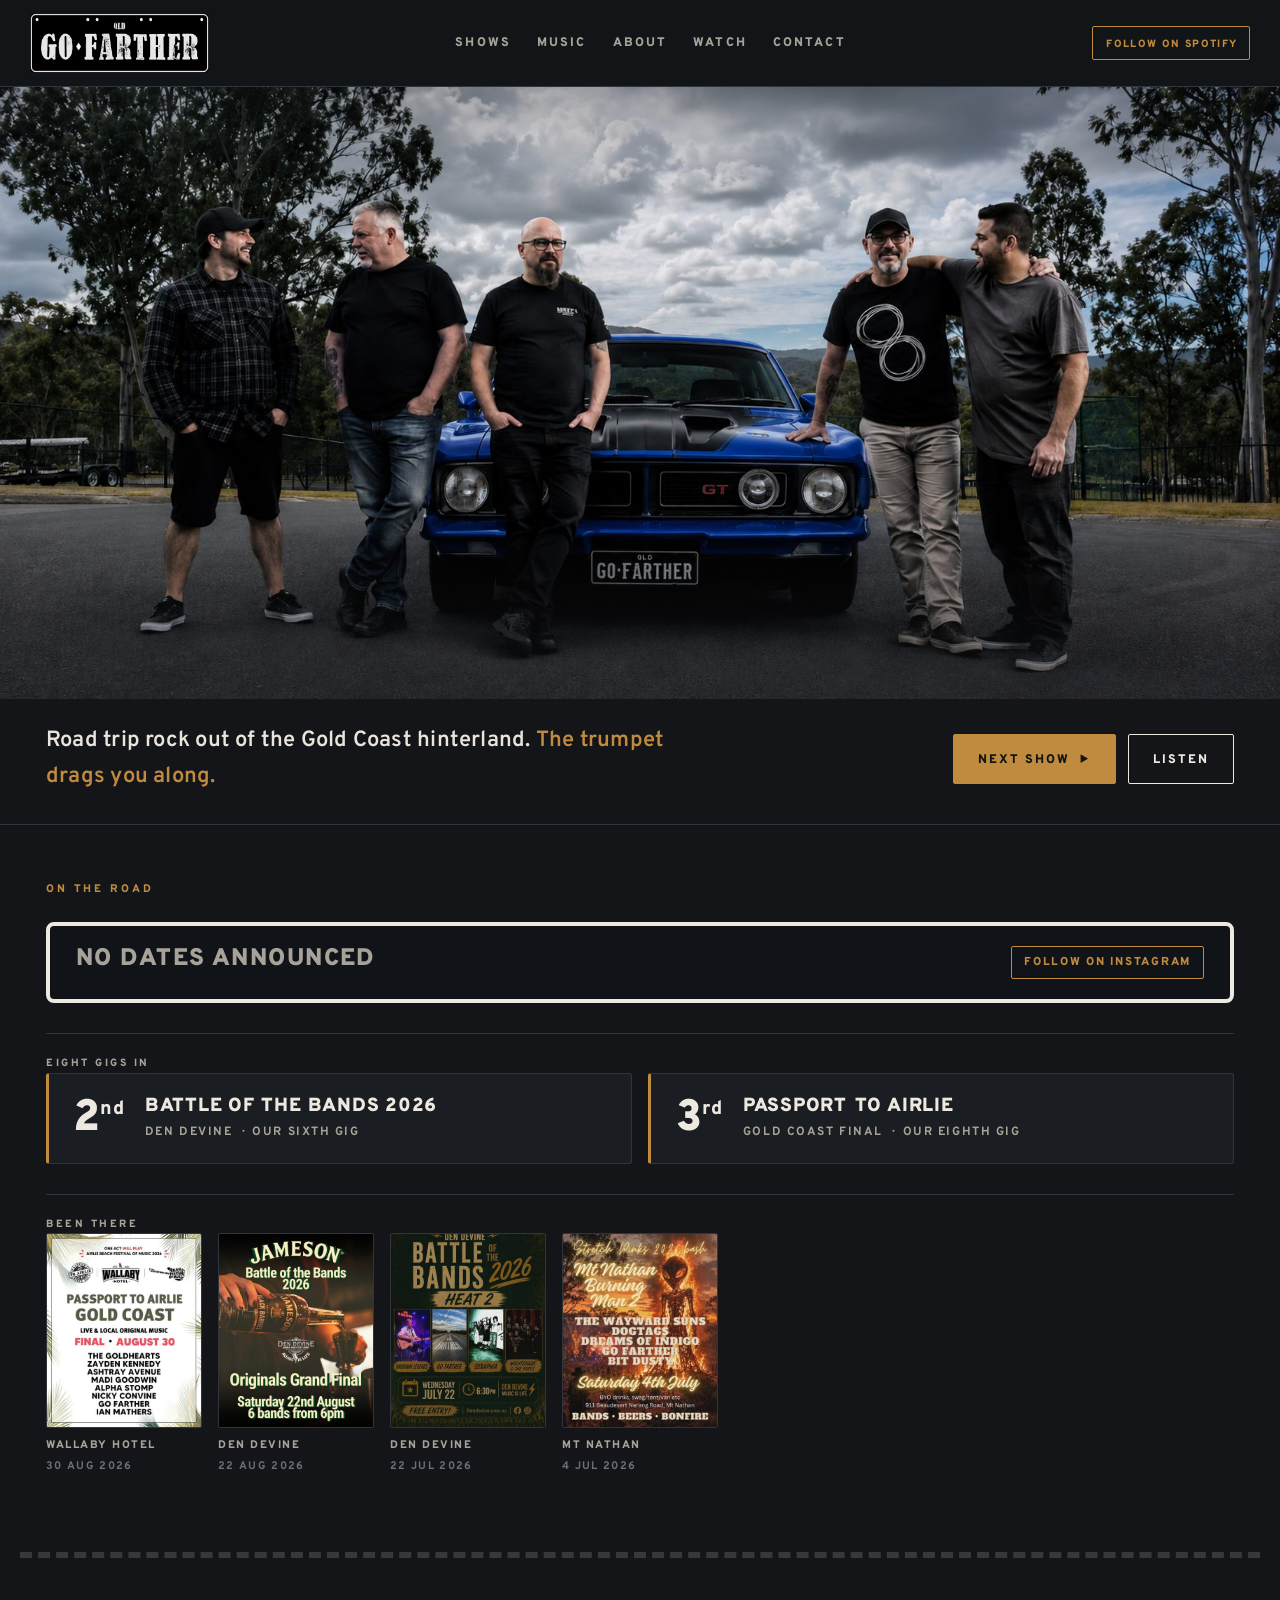
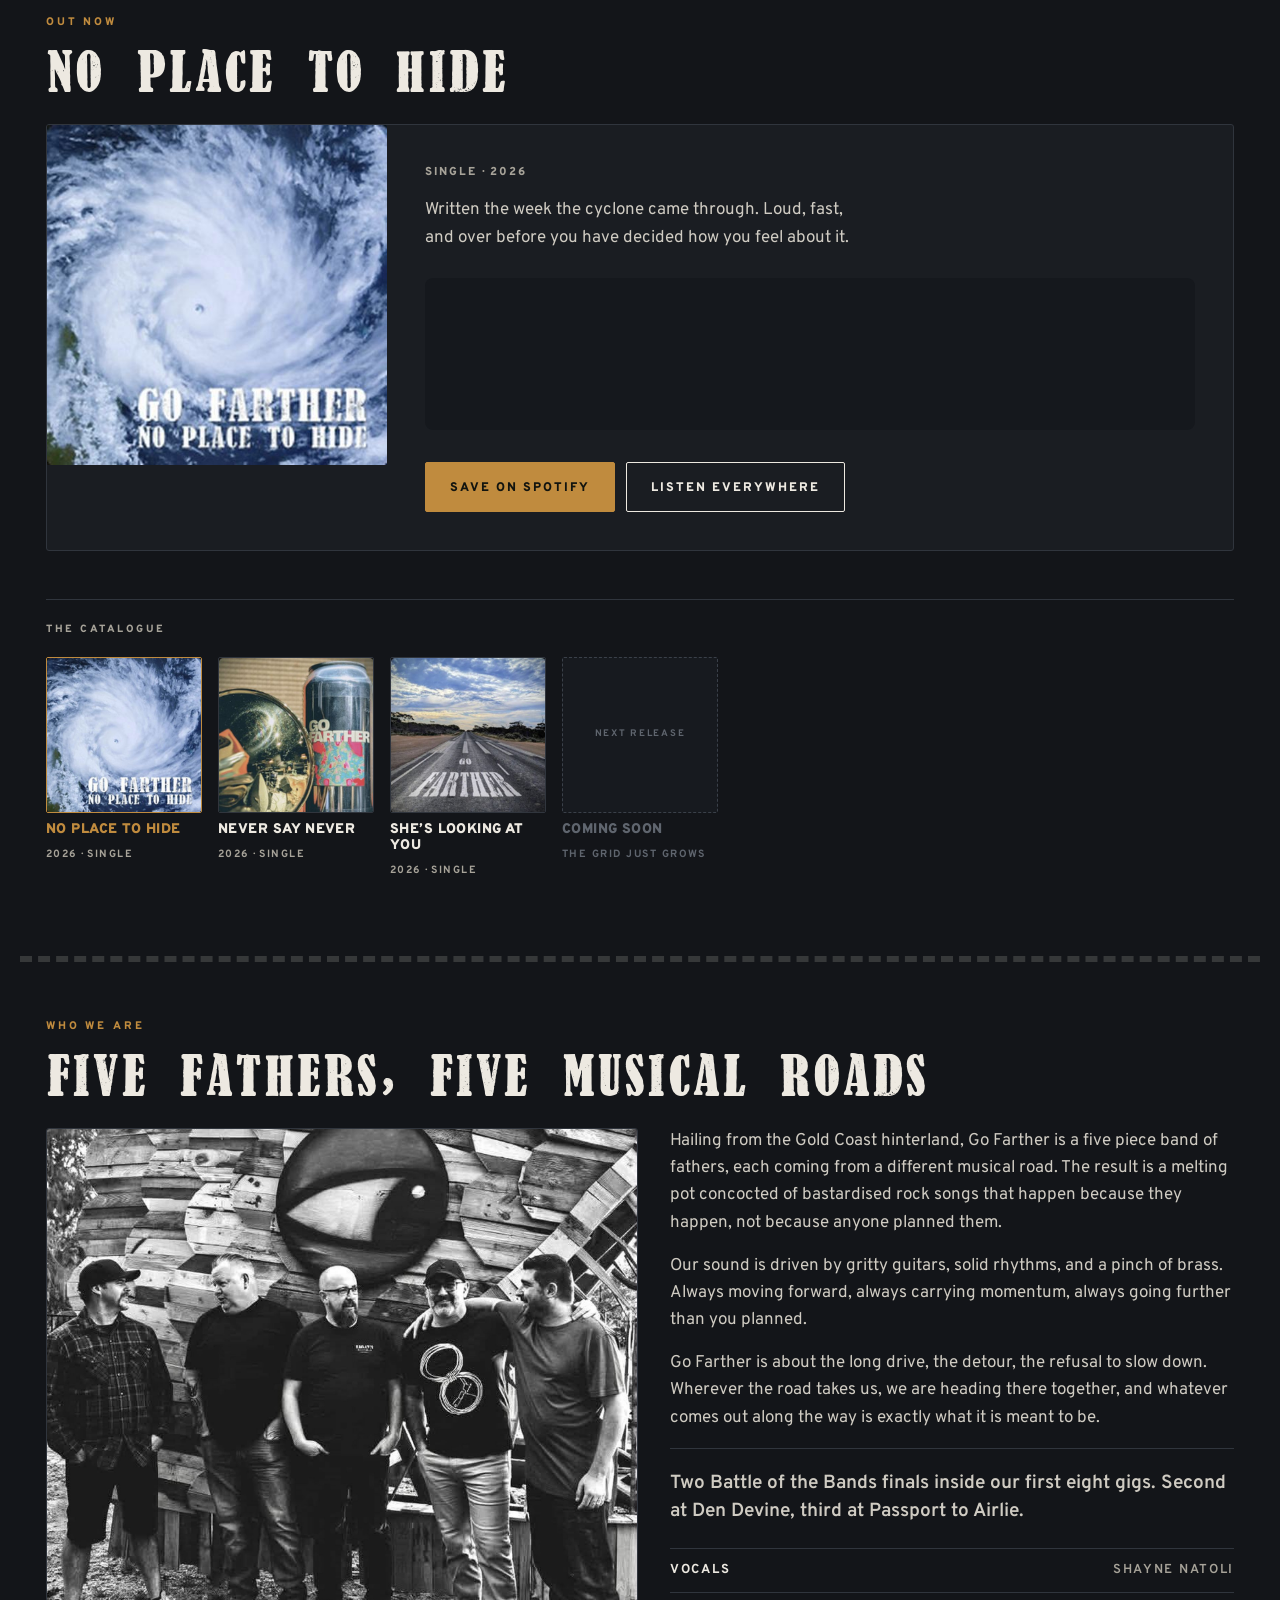
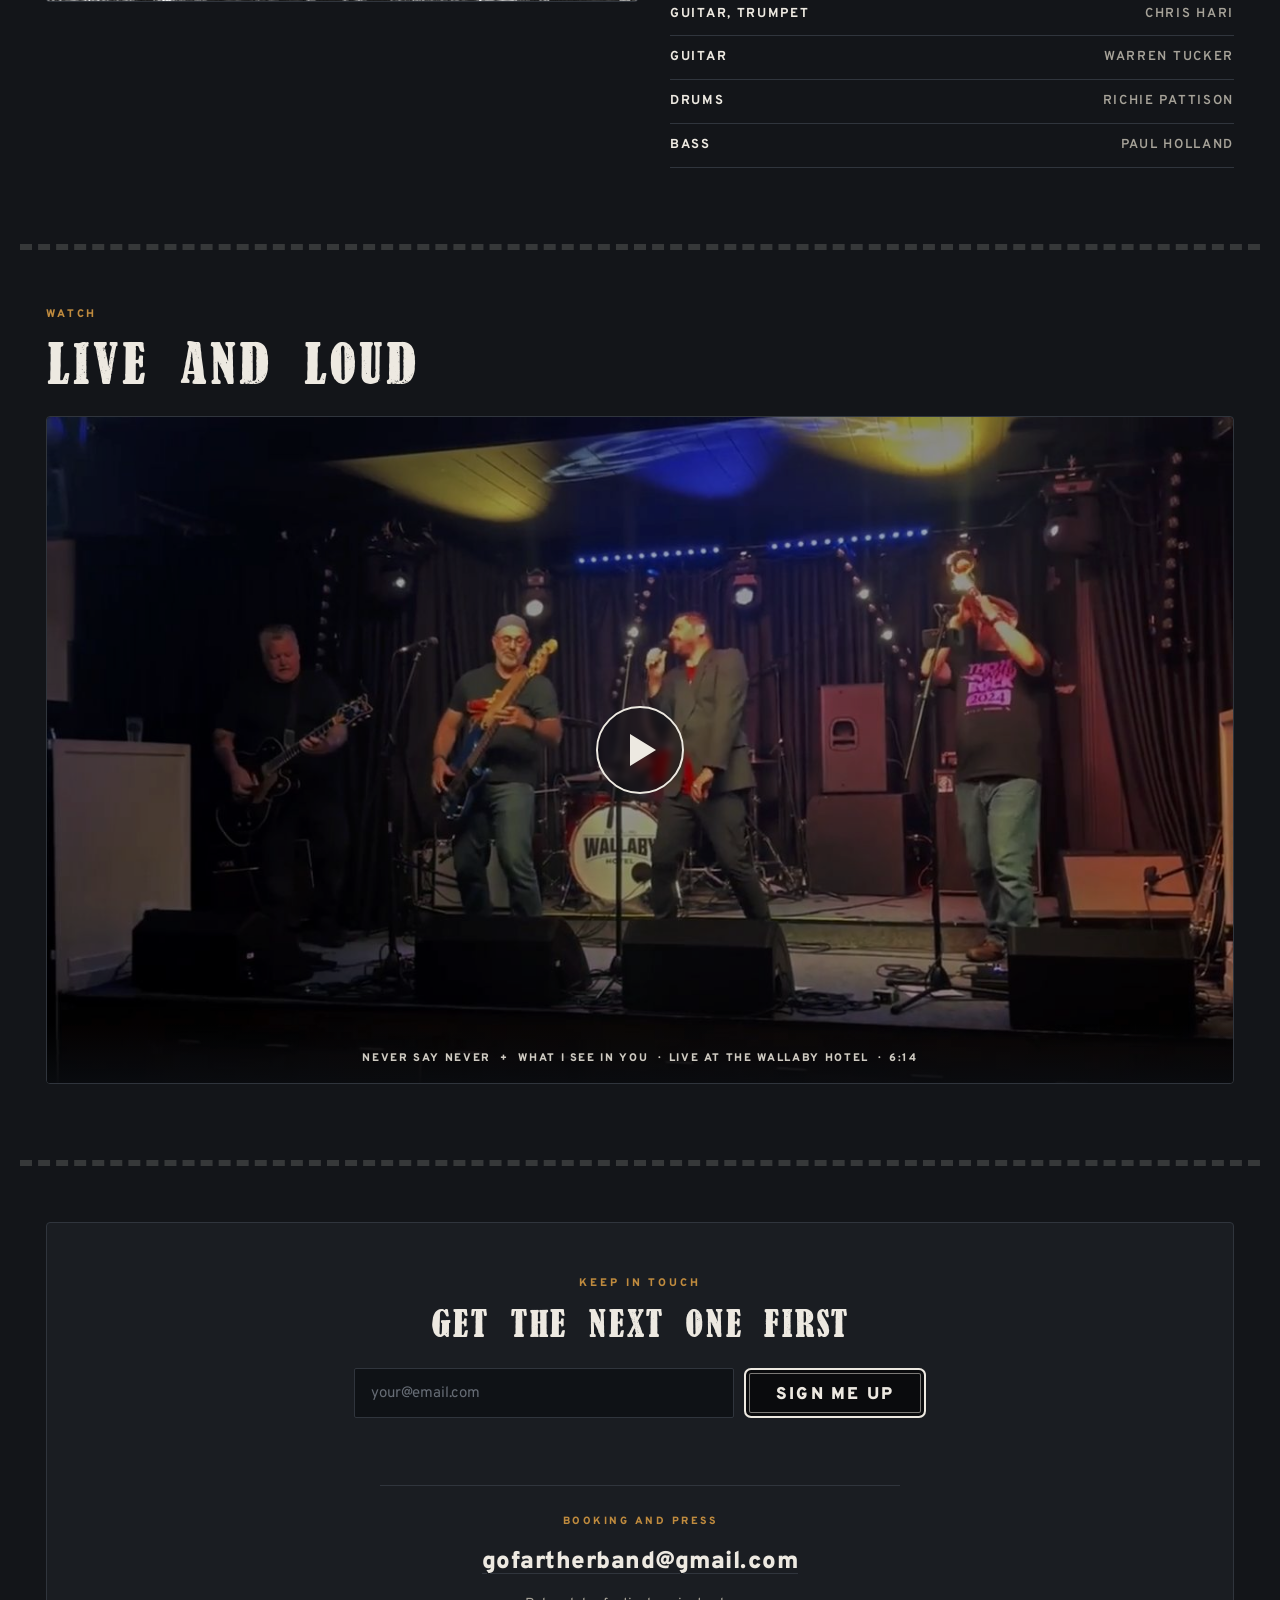
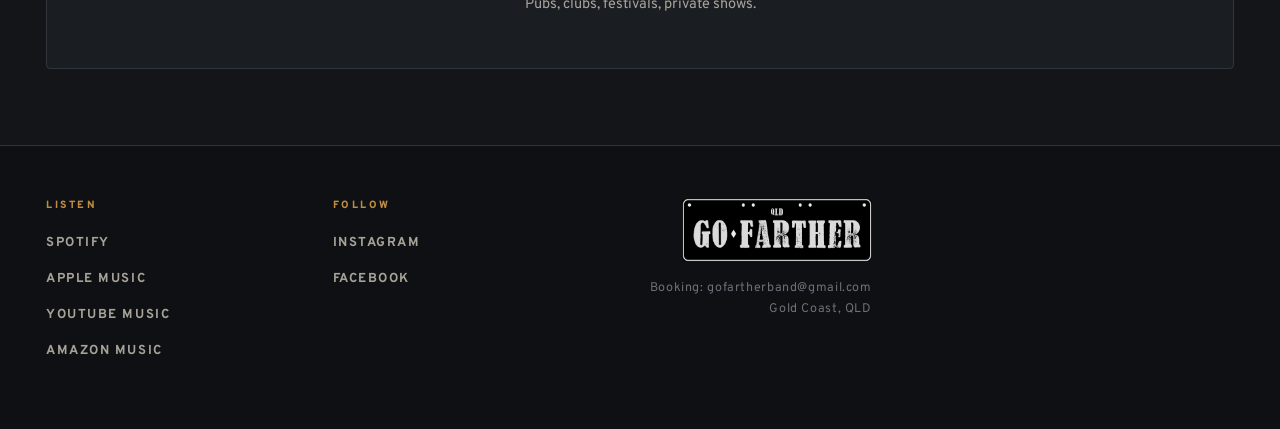
<file: index.html>
<!doctype html>
<html lang="en-AU">
<head>
<meta charset="utf-8">
<meta name="viewport" content="width=device-width, initial-scale=1">
<title>Go Farther | Road trip rock from the Gold Coast hinterland</title>
<meta name="description" content="Go Farther is a five piece rock band from the Gold Coast hinterland. Gritty guitars, solid rhythms and a pinch of brass. Shows, music and video.">
<!-- ==========================================================================
     PRE-LAUNCH. Search engines are blocked in three places while we build:
       1. the robots meta tag below
       2. X-Robots-Tag in /_headers
       3. Disallow in /robots.txt
     At launch: delete the meta tag, delete the X-Robots-Tag block, flip robots.txt
     back to Allow, and swap every https://gofarther-8ud.pages.dev below for https://gofarther.com.au
     ========================================================================== -->
<meta name="robots" content="noindex, nofollow">
<link rel="canonical" href="https://gofarther-8ud.pages.dev/">

<meta property="og:type" content="website">
<meta property="og:site_name" content="Go Farther">
<meta property="og:title" content="Go Farther">
<meta property="og:description" content="Road trip rock out of the Gold Coast hinterland. The trumpet drags you along.">
<meta property="og:image" content="https://gofarther-8ud.pages.dev/assets/img/hero-band-falcon-v2.jpg">
<meta property="og:url" content="https://gofarther-8ud.pages.dev/">
<meta name="twitter:card" content="summary_large_image">

<meta name="theme-color" content="#131519">
<link rel="icon" href="/assets/img/favicon-48.png" type="image/png" sizes="48x48">
<link rel="apple-touch-icon" href="/assets/img/apple-touch-icon.png">

<link rel="preconnect" href="https://fonts.googleapis.com">
<link rel="preconnect" href="https://fonts.gstatic.com" crossorigin>
<link rel="stylesheet" href="https://fonts.googleapis.com/css2?family=Overpass:wght@400;600;800;900&display=swap">
<link rel="stylesheet" href="/assets/css/site.css">

<script type="application/ld+json">
{
  "@context": "https://schema.org",
  "@type": "MusicGroup",
  "name": "Go Farther",
  "genre": "Rock",
  "foundingLocation": { "@type": "Place", "name": "Gold Coast hinterland, Queensland, Australia" },
  "url": "https://gofarther-8ud.pages.dev/",
  "sameAs": [
    "https://open.spotify.com/artist/5Gyr7QSNxwb5gApxq5xsgX",
    "https://music.apple.com/us/artist/go-farther/1884825836",
    "https://music.youtube.com/channel/UCXYEwK0TJJOYPYDFlWAyGfg",
    "https://music.amazon.com.au/artists/B0GSFQR6L7"
  ]
}
</script>
</head>
<body>
<header class="nav">
  <div class="shell navin">
    <a class="navmark" href="#"><img class="navplate" src="/assets/img/plate.png" alt="Go Farther, Gold Coast"></a>
    <nav>
      <ul class="navlinks">
        <li><a href="#shows">Shows</a></li>
        <li><a href="#music">Music</a></li>
        <li><a href="#about">About</a></li>
        <li><a href="#video">Watch</a></li>
        <li><a href="#contact">Contact</a></li>
      </ul>
    </nav>
    <span class="navspot"><a class="spotbtn" href="https://open.spotify.com/artist/5Gyr7QSNxwb5gApxq5xsgX" target="_blank" rel="noopener"><span><span class="lbl-full">Follow on </span>Spotify</span></a></span>
  </div>
</header>

<div class="hero">
  <img class="heroimg" src="/assets/img/hero-band-falcon-v2.jpg" alt="Go Farther with a blue XB Falcon GT on a hinterland road">
  <div class="heroscrim"></div>
</div>
</div>

<div class="herobar">
  <div class="shell herobarin">
    <h1 class="tagline">Road trip rock out of the Gold Coast hinterland. <em>The trumpet drags you along.</em></h1>
    <div class="herobtns">
      <a class="btn brass" href="#shows">Next show &nbsp;&#9654;</a>
      <a class="btn" href="#music">Listen</a>
    </div>
  </div>
</div>

<section id="shows">
  <div class="shell">
    <p class="eyebrow">On the road</p>

    <div class="signwrap" id="gigSign">
      <div class="gig gig-loading"><span class="town">Loading dates</span></div>
    </div>

    <div class="cathead"><p class="catlabel">Eight gigs in</p></div>
    <div class="results">
      <div class="result">
        <span class="place">2<sup>nd</sup></span>
        <span class="rbody">
          <span class="rtitle">Battle of the Bands 2026</span>
          <span class="rmeta">Den Devine &nbsp;&#183;&nbsp; our sixth gig</span>
        </span>
      </div>
      <div class="result">
        <span class="place">3<sup>rd</sup></span>
        <span class="rbody">
          <span class="rtitle">Passport to Airlie</span>
          <span class="rmeta">Gold Coast final &nbsp;&#183;&nbsp; our eighth gig</span>
        </span>
      </div>
    </div>

    <div class="cathead"><p class="catlabel">Been there</p></div>
    <div class="posters">
      <figure class="poster"><img src="/assets/img/poster-airlie.jpg" alt="Passport to Airlie Gold Coast final"><figcaption>Wallaby Hotel<span>30 Aug 2026</span></figcaption></figure>
      <figure class="poster"><img src="/assets/img/poster-jameson.jpg" alt="Jameson Battle of the Bands originals grand final"><figcaption>Den Devine<span>22 Aug 2026</span></figcaption></figure>
      <figure class="poster"><img src="/assets/img/poster-den-devine.jpg" alt="Den Devine Battle of the Bands heat two"><figcaption>Den Devine<span>22 Jul 2026</span></figcaption></figure>
      <figure class="poster"><img src="/assets/img/poster-mt-nathan.jpg" alt="Mt Nathan Burning Man 2"><figcaption>Mt Nathan<span>4 Jul 2026</span></figcaption></figure>
    </div>
  </div>
</section>

<div class="lanes"></div>

<section id="music">
  <div class="shell">
    <p class="eyebrow" id="relEyebrow">Out now</p>
    <h2 id="relTitle">No Place to Hide</h2>

    <div class="release">
      <div class="lead">
        <div class="leadart"><img id="relArt" src="/assets/img/cover-no-place-to-hide.jpg" alt="No Place to Hide cover"></div>
        <div class="leadbody">
          <p class="rel-kicker" id="relMeta">Single &#183; 2026</p>
          <p class="rel-blurb" id="relBlurb">Written the week the cyclone came through. Loud, fast, and over before you have decided how you feel about it.</p>
          <div class="player" id="relPlayerWrap">
            <iframe id="relFrame" title="Go Farther on Spotify" src="https://open.spotify.com/embed/track/7tzsElKVx09cEjMDrLW0uu?utm_source=generator&theme=0" width="100%" height="152" frameborder="0" loading="lazy" allow="autoplay; clipboard-write; encrypted-media; fullscreen; picture-in-picture"></iframe>
          </div>
          <div class="btnrow">
            <a class="btn brass" id="relSave" href="https://open.spotify.com/track/7tzsElKVx09cEjMDrLW0uu" target="_blank" rel="noopener">Save on Spotify</a>
            <a class="btn is-pending" id="relAll" href="#" aria-disabled="true">Listen everywhere <small>needs the DistroKid link</small></a>
          </div>
        </div>
      </div>

      <div class="cathead">
        <p class="catlabel">The catalogue</p>
      </div>
      <div class="catgrid" id="catGrid">
        <button class="cat" type="button" data-k="no_place"><span class="catart"><img src="/assets/img/cover-no-place-to-hide.jpg" alt=""></span><span class="cattitle">No Place to Hide</span><span class="catmeta">2026 &#183; Single</span></button>
        <button class="cat" type="button" data-k="never_say"><span class="catart"><img src="/assets/img/cover-never-say-never.jpg" alt=""></span><span class="cattitle">Never Say Never</span><span class="catmeta">2026 &#183; Single</span></button>
        <button class="cat" type="button" data-k="shes_looking"><span class="catart"><img src="/assets/img/cover-shes-looking-at-you.jpg" alt=""></span><span class="cattitle">She&rsquo;s Looking at You</span><span class="catmeta">2026 &#183; Single</span></button>
        <span class="cat cat-next"><span class="catart catart-next"><span>Next release</span></span><span class="cattitle">Coming soon</span><span class="catmeta">The grid just grows</span></span>
      </div>
    </div>
  </div>
</section>

<div class="lanes"></div>

<section id="about">
  <div class="shell">
    <p class="eyebrow">Who we are</p>
    <h2>Five fathers, five musical roads</h2>

    <div class="about">
      <figure class="aboutpic">
        <img src="/assets/img/about-band.jpg" alt="Go Farther, five-piece from the Gold Coast hinterland">
      </figure>
      <div>
        <p>Hailing from the Gold Coast hinterland, Go Farther is a five piece band of fathers, each coming from a different musical road. The result is a melting pot concocted of bastardised rock songs that happen because they happen, not because anyone planned them.</p>
        <p>Our sound is driven by gritty guitars, solid rhythms, and a pinch of brass. Always moving forward, always carrying momentum, always going further than you planned.</p>
        <p>Go Farther is about the long drive, the detour, the refusal to slow down. Wherever the road takes us, we are heading there together, and whatever comes out along the way is exactly what it is meant to be.</p>
        <p class="biofact">Two Battle of the Bands finals inside our first eight gigs. Second at Den Devine, third at Passport to Airlie.</p>
        <ul class="members">
          <li>Vocals <span>Shayne Natoli</span></li>
          <li>Guitar, trumpet <span>Chris Hari</span></li>
          <li>Guitar <span>Warren Tucker</span></li>
          <li>Drums <span>Richie Pattison</span></li>
          <li>Bass <span>Paul Holland</span></li>
        </ul>
      </div>
    </div>
  </div>
</section>

<div class="lanes"></div>

<section id="video">
  <div class="shell">
    <p class="eyebrow">Watch</p>
    <h2>Live and loud</h2>
    <figure class="videowrap" id="videoWrap">
      <img class="vidposter" src="/assets/img/video-poster-wallaby-v2.jpg" alt="Go Farther live at the Wallaby Hotel">
      <button class="vidplay" id="vidPlay" type="button" aria-label="Play the live video"></button>
      <span class="vidchip">Never Say Never &nbsp;+&nbsp; What I See in You &nbsp;&#183;&nbsp; live at the Wallaby Hotel &nbsp;&#183;&nbsp; 6:14</span>
    </figure>
</div>
  </div>
</section>

<div class="lanes"></div>

<section id="contact">
  <div class="shell">
    <div class="signup">
      <p class="eyebrow">Keep in touch</p>
      <h2>Get the next one first</h2>
      <form class="form" id="signupForm" novalidate>
        <input type="email" id="signupEmail" name="email" placeholder="your@email.com" aria-label="Email address" required autocomplete="email">
        <button class="platebtn" type="submit"><span class="nm">Sign me up</span></button>
      </form>
      <p class="formnote" id="signupNote" role="status" aria-live="polite"></p>

      <div class="booking">
        <p class="bklabel">Booking and press</p>
        <p class="bkmail"><a href="mailto:gofartherband@gmail.com">gofartherband@gmail.com</a></p>
        <p class="bknote">Pubs, clubs, festivals, private shows.</p>
      </div>
    </div>
  </div>
</section>

<footer>
  <div class="shell">
    <div class="fgrid">
      <div class="fcol">
        <p class="flabel">Listen</p>
        <ul class="flist">
          <li><a href="https://open.spotify.com/artist/5Gyr7QSNxwb5gApxq5xsgX" target="_blank" rel="noopener">Spotify</a></li>
          <li><a href="https://music.apple.com/us/artist/go-farther/1884825836" target="_blank" rel="noopener">Apple Music</a></li>
          <li><a href="https://music.youtube.com/channel/UCXYEwK0TJJOYPYDFlWAyGfg" target="_blank" rel="noopener">YouTube Music</a></li>
          <li><a href="https://music.amazon.com.au/artists/B0GSFQR6L7" target="_blank" rel="noopener">Amazon Music</a></li>
        </ul>
      </div>
      <div class="fcol">
        <p class="flabel">Follow</p>
        <ul class="flist">
          <li><a href="https://www.instagram.com/gofartherofficial/" target="_blank" rel="noopener">Instagram</a></li>
          <li><a href="https://www.facebook.com/gofartherofficial" target="_blank" rel="noopener">Facebook</a></li>
        </ul>
      </div>
      <div class="fcol fmark">
        <img class="fplate" src="/assets/img/plate.png" alt="Go Farther">
        <p class="fnote">Booking: gofartherband@gmail.com<br>Gold Coast, QLD</p>
      </div>
    </div>
  </div>
</footer>

<script src="/assets/js/site.js" defer></script>
</body>
</html>
</file>
<file: assets/css/site.css>
@font-face{
  font-family:"Reprise Title";
  src:url("/assets/fonts/reprise-title.woff2") format("woff2");
  font-weight:400;
  font-style:normal;
  font-display:swap;
}

:root{
    --bitumen:#131519;
    --panel:#1A1D22;
    --panel2:#212530;
    --line:#EDE9E1;
    --line-dim:#A7A399;
    --brass:#C08B3E;
    --grass:#8B7A5E;
    --dusk:#6E8FA6;
    --edge:#30353D;
    --font:"Overpass",-apple-system,"Segoe UI",Roboto,Helvetica,Arial,sans-serif;
    --display:"Reprise Title","Overpass",Impact,Haettenschweiler,sans-serif;
  }
  *{box-sizing:border-box}
  body{
    margin:0;background:var(--bitumen);color:var(--line);
    font-family:var(--font);font-size:17px;line-height:1.6;
    -webkit-font-smoothing:antialiased;
  }
  img{max-width:100%;display:block}
  a{color:inherit;text-decoration:none}
  a:focus-visible,button:focus-visible{outline:2px solid var(--brass);outline-offset:3px}

  .shell{max-width:1240px;margin:0 auto;padding:0 26px}


  /* ================= nav ================= */
  header.nav{
    position:sticky;top:0;z-index:50;background:rgba(19,21,25,.86);
    backdrop-filter:blur(9px);border-bottom:1px solid var(--edge);
  }
  .navin{display:flex;align-items:center;justify-content:space-between;gap:20px;padding:13px 0}
  .navmark{display:flex;align-items:center;padding-left:10px;flex:none}
  .navmark{display:flex;align-items:center;gap:13px}
  .navround{display:none!important}
  .navplate{height:clamp(48px,7vw,60px);width:auto;display:block}
  .navlinks{display:flex;gap:26px;align-items:center;list-style:none;margin:0;padding:0}
  .navlinks a{
    font-size:12.5px;font-weight:800;letter-spacing:.17em;text-transform:uppercase;color:var(--line-dim);
    padding:4px 0;border-bottom:2px solid transparent;transition:color .16s,border-color .16s;
  }
  .navlinks a:hover{color:var(--line);border-bottom-color:var(--brass)}
  .spotbtn{
    display:inline-flex;align-items:center;justify-content:center;
    font-size:10.5px;font-weight:800;letter-spacing:.13em;text-transform:uppercase;
    border:1.5px solid var(--brass);color:var(--brass);padding:10px 13px 6px;border-radius:2px;
    transition:background .16s,color .16s;white-space:nowrap;
  }
  .spotbtn > span{display:block;margin-right:-.15em} /* drop the trailing letter-space so the label truly centres */
  .spotbtn:hover{background:var(--brass);color:#12140F}
  .navspot{padding-right:10px}
  @media (max-width:820px){ .navlinks{display:none} }

  /* ---- plate component (stand-in for the artwork) ---- */
  .plate{
    display:inline-flex;flex-direction:column;align-items:center;
    background:#0A0B0D;border:2px solid var(--line);border-radius:7px;
    box-shadow:inset 0 0 0 3px #0A0B0D, inset 0 0 0 4px rgba(237,233,225,.5);
    color:var(--line);line-height:1;
  }
  .plate .st{font-weight:800;letter-spacing:.24em}
  .plate .nm{font-weight:900;letter-spacing:.12em;text-transform:uppercase}
  .plate-sm{padding:5px 18px 8px;gap:3px}
  .plate-sm .st{font-size:7.5px;opacity:.85}
  .plate-sm .nm{font-size:clamp(14px,2.6vw,19px)}

  /* ================= hero ================= */
  .hero{position:relative;background:#0E1218;overflow:hidden}
  .heroimg{
    width:100%;aspect-ratio:2000/957;max-height:84vh;object-fit:cover;object-position:center bottom;display:block;
  }
  .heroscrim{
    position:absolute;inset:0;pointer-events:none;
    background:
      linear-gradient(to bottom, rgba(12,15,20,.35) 0%, rgba(12,15,20,0) 22%, rgba(12,15,20,0) 72%, rgba(19,21,25,.6) 100%);
  }
  .herobar{border-bottom:1px solid var(--edge);background:var(--bitumen)}
  .herobarin{
    display:flex;flex-wrap:wrap;gap:18px 34px;align-items:center;justify-content:space-between;
    padding:24px 26px 30px;
  }
  .tagline{
    margin:0;max-width:640px;font-size:clamp(16px,2.2vw,22px);font-weight:600;letter-spacing:.01em;color:#E9E5DC;
  }
  .tagline em{font-style:normal;color:var(--brass)}
  .herobtns{display:flex;flex-wrap:wrap;gap:12px}
  /* Uppercase labels sit high in the line box (no descenders), so the vertical
     padding on every button is deliberately top-heavy. Measured, not eyeballed. */
  .btn{
    font-size:12.5px;font-weight:800;letter-spacing:.16em;text-transform:uppercase;
    padding:15px 24px 13px;border-radius:2px;border:1.5px solid var(--line);color:var(--line);
    background:transparent;transition:background .16s,color .16s;
  }
  .btn:hover{background:var(--line);color:#111}
  .btn.brass{border-color:var(--brass);color:#12140F;background:var(--brass)}
  .btn.brass:hover{background:#D6A055;border-color:#D6A055}
  .btn.is-pending{border-style:dashed;border-color:#4A5058;color:#8A9099;cursor:not-allowed}
  .btn.is-pending:hover{background:transparent;color:#8A9099}
  .btn small{display:block;font-size:9px;letter-spacing:.12em;color:#6B7079;margin-top:4px;font-weight:700}

  /* ================= sections ================= */
  section{padding:56px 0 76px}
  .lanes{
    height:0;border-top:6px dashed rgba(237,233,225,.16);
    max-width:1240px;margin:0 auto;
  }
  .eyebrow{
    margin:0 0 10px;font-size:11px;font-weight:800;letter-spacing:.26em;
    text-transform:uppercase;color:var(--brass);
  }
  h2{
    margin:0;font-family:var(--display);font-weight:400;
    font-size:clamp(34px,5.8vw,60px);letter-spacing:.02em;
    text-transform:uppercase;line-height:.98;text-wrap:balance;
  }
  .sub{margin:14px 0 0;max-width:560px;color:var(--line-dim);font-size:17px}

  /* ---- gig sign ---- */
  .signwrap{margin-top:24px;border:4px solid var(--line);border-radius:8px;overflow:hidden;background:#101317}
  .gig{
    display:flex;flex-wrap:nowrap;align-items:baseline;gap:6px 20px;
    padding:20px 26px;border-bottom:1px solid rgba(237,233,225,.22);
  }
  /* every row breaks to two lines at the same width, not one at a time */
  @media (max-width:620px){
    .gig{flex-direction:column;align-items:flex-start;gap:7px}
    .gig .meta{gap:6px 14px}
  }
  .gig:last-of-type{border-bottom:none}
  .gig .town{
    font-size:clamp(21px,3.6vw,34px);font-weight:900;letter-spacing:.06em;text-transform:uppercase;
    line-height:1.05;flex:1 1 auto;min-width:0;
  }
  .gig .meta{
    display:flex;flex-wrap:wrap;align-items:baseline;gap:8px 18px;
    font-size:14px;font-weight:600;letter-spacing:.1em;text-transform:uppercase;color:var(--line-dim);
    font-variant-numeric:tabular-nums;
  }
  .gig .date{color:var(--line)}
  .gig .tix{
    font-size:11.5px;font-weight:800;letter-spacing:.15em;color:var(--brass);
    border:1.5px solid var(--brass);border-radius:2px;padding:6px 12px;white-space:nowrap;
  }
  .gig .tix:hover{background:var(--brass);color:#12140F}

  .results{display:grid;gap:16px}
  @media (min-width:700px){ .results{grid-template-columns:1fr 1fr} }
  .result{
    display:flex;align-items:center;gap:20px;padding:22px 24px 20px;
    border:1px solid var(--edge);border-left:3px solid var(--brass);border-radius:3px;background:var(--panel);
  }
  .place{
    font-size:clamp(30px,4.2vw,44px);font-weight:900;line-height:1;letter-spacing:-.01em;
    color:var(--line);font-variant-numeric:tabular-nums;flex:none;display:block;
  }
  .place sup{font-size:.44em;font-weight:800;letter-spacing:.06em;vertical-align:super;line-height:0}
  .rbody{display:flex;flex-direction:column;gap:6px;min-width:0}
  .rtitle{font-size:clamp(15px,2vw,19px);font-weight:900;text-transform:uppercase;letter-spacing:.04em;line-height:1.15}
  .rmeta{font-size:12px;font-weight:700;letter-spacing:.13em;text-transform:uppercase;color:var(--line-dim)}

  .posters{display:grid;gap:16px;grid-template-columns:repeat(auto-fill,minmax(140px,1fr))}
  .poster{margin:0;display:flex;flex-direction:column;gap:9px}
  .poster img{
    width:100%;aspect-ratio:4/5;object-fit:cover;border-radius:2px;
    border:1px solid var(--edge);background:#14171C;
  }
  .poster figcaption{
    display:flex;flex-direction:column;gap:3px;
    font-size:11px;font-weight:800;letter-spacing:.14em;text-transform:uppercase;color:var(--line-dim);
  }
  .poster figcaption span{font-weight:700;color:#6B7079;letter-spacing:.12em}

  /* ---- releases ---- */
  .rel{display:grid;gap:18px;margin-top:34px}
  @media (min-width:720px){ .rel{grid-template-columns:repeat(3,1fr)} }
  .relcard{background:var(--panel);border:1px solid var(--edge);border-radius:3px;overflow:hidden}
  .art{
    aspect-ratio:1/1;display:flex;flex-direction:column;align-items:center;justify-content:center;
    gap:12px;padding:22px;text-align:center;position:relative;
    background:linear-gradient(150deg,#242830,#171A1F 62%,#1E2128);
  }
  .art::after{
    content:"";position:absolute;inset:11px;border:1px dashed rgba(237,233,225,.16);border-radius:2px;
  }
  .art .ttl{font-size:clamp(19px,2.6vw,26px);font-weight:900;text-transform:uppercase;letter-spacing:.04em;line-height:1.02}
  .art .ph{font-size:10px;font-weight:700;letter-spacing:.18em;text-transform:uppercase;color:#6E747E}
  .relmeta{display:flex;justify-content:space-between;align-items:center;gap:12px;padding:15px 18px}
  .relmeta .yr{font-size:11.5px;font-weight:700;letter-spacing:.14em;text-transform:uppercase;color:var(--line-dim)}
  .relmeta .play{font-size:11.5px;font-weight:800;letter-spacing:.14em;text-transform:uppercase;color:var(--brass)}

  /* ---- release ---- */
  .release{margin-top:24px;display:flex;flex-direction:column;gap:18px}
  .lead{display:grid;gap:0;border:1px solid var(--edge);border-radius:3px;overflow:hidden;background:var(--panel)}
  @media (min-width:820px){ .lead{grid-template-columns:minmax(0,340px) 1fr} }
  .leadart{aspect-ratio:1/1;background:#171A1F}
  .leadart img{width:100%;height:100%;object-fit:cover}
  .leadbody{padding:clamp(24px,3.5vw,38px);display:flex;flex-direction:column;justify-content:center;gap:6px}
  .rel-kicker{margin:0;font-size:11.5px;font-weight:800;letter-spacing:.18em;text-transform:uppercase;color:var(--line-dim)}
  .rel-blurb{margin:10px 0 0;max-width:440px;color:#CFCBC2}
  .btnrow{display:flex;flex-wrap:wrap;gap:11px;margin-top:22px}
  .player{margin:20px 0 4px;border-radius:8px;overflow:hidden;background:#15181D;min-height:152px}
  .player iframe{display:block;border:0;border-radius:8px}
  .playerph{
    margin-top:20px;margin-bottom:4px;border:1px dashed #3A4049;border-radius:3px;padding:20px;text-align:center;
    font-size:10.5px;font-weight:700;letter-spacing:.18em;text-transform:uppercase;color:#6E747E;
  }
  .cathead{display:flex;flex-wrap:wrap;gap:12px;align-items:baseline;justify-content:space-between;margin-top:30px;padding-top:22px;border-top:1px solid var(--edge)}
  .catlabel{margin:0;font-size:10.5px;font-weight:800;letter-spacing:.24em;text-transform:uppercase;color:var(--line-dim)}
  .catall{font-size:11.5px;font-weight:800;letter-spacing:.16em;text-transform:uppercase;color:var(--brass)}
  .catgrid{display:grid;gap:16px;grid-template-columns:repeat(auto-fill,minmax(150px,1fr))}
  .cat{display:flex;flex-direction:column;gap:9px;background:none;border:0;padding:0;margin:0;
    font:inherit;color:inherit;text-align:left;cursor:pointer;-webkit-appearance:none}
  .cat[aria-current="true"] .catart{border-color:var(--brass)}
  .cat[aria-current="true"] .cattitle{color:var(--brass)}
  .cat:focus-visible{outline:2px solid var(--brass);outline-offset:4px}
  .catart{display:block;aspect-ratio:1/1;border-radius:2px;overflow:hidden;background:#171A1F;border:1px solid var(--edge)}
  .catart img{width:100%;height:100%;object-fit:cover;transition:transform .3s ease}
  .cat:hover .catart img{transform:scale(1.04)}
  .catart-next{
    display:flex;align-items:center;justify-content:center;border-style:dashed;border-color:#3A4049;
    font-size:9.5px;font-weight:700;letter-spacing:.18em;text-transform:uppercase;color:#5F656E;text-align:center;padding:14px;
  }
  .cattitle{font-size:14px;font-weight:900;text-transform:uppercase;letter-spacing:.03em;line-height:1.15}
  .catmeta{font-size:10.5px;font-weight:700;letter-spacing:.14em;text-transform:uppercase;color:var(--line-dim)}
  .cat-next{cursor:default}
  .cat-next .cattitle,.cat-next .catmeta{color:#5F656E}

  /* ---- about ---- */
  .about{display:grid;gap:32px;margin-top:24px;align-items:start}
  @media (min-width:860px){ .about{grid-template-columns:1.05fr 1fr} }
  .aboutpic{margin:0;display:flex;flex-direction:column;gap:11px}
  .aboutpic img{width:100%;aspect-ratio:5/4;object-fit:cover;border-radius:3px;border:1px solid var(--edge)}
  .aboutpic figcaption{font-size:11.5px;font-weight:700;letter-spacing:.13em;text-transform:uppercase;color:#6B7079}
  .about p{margin:0 0 16px;color:#CFCBC2}
  .biofact{
    margin:22px 0 0;padding-top:20px;border-top:1px solid var(--edge);
    font-size:clamp(16px,2vw,19px);font-weight:600;color:var(--line);line-height:1.5;
  }
  .members{list-style:none;margin:22px 0 0;padding:0;display:flex;flex-direction:column;gap:0;border-top:1px solid var(--edge)}
  .members li{
    display:flex;justify-content:space-between;gap:16px;padding:11px 0;border-bottom:1px solid var(--edge);
    font-size:13px;font-weight:700;letter-spacing:.13em;text-transform:uppercase;
  }
  .members span{color:var(--line-dim);font-weight:600}

  /* ---- video ---- */
  .videowrap{
    margin:24px 0 0;aspect-ratio:16/9;border-radius:4px;overflow:hidden;background:#0F1216;
    border:1px solid var(--edge);position:relative;cursor:pointer;
  }
  .vid{width:100%;height:100%;display:block;background:#000}
  .vidposter{width:100%;height:100%;object-fit:cover;filter:brightness(.72)}
  .vidplay{
    position:absolute;left:50%;top:50%;transform:translate(-50%,-50%);
    width:clamp(62px,9vw,88px);height:clamp(62px,9vw,88px);border-radius:50%;
    border:2px solid var(--line);background:rgba(12,14,18,.42);backdrop-filter:blur(3px);
    display:block;transition:background .18s,transform .18s;
  }
  .vidplay::after{
    content:"";position:absolute;left:54%;top:50%;transform:translate(-50%,-50%);
    border-left:clamp(18px,2.6vw,26px) solid var(--line);
    border-top:clamp(11px,1.6vw,16px) solid transparent;
    border-bottom:clamp(11px,1.6vw,16px) solid transparent;
  }
  .videowrap:hover .vidplay{background:var(--brass);transform:translate(-50%,-50%) scale(1.06)}
  .videowrap:hover .vidplay::after{border-left-color:#12140F}
  .vidchip{
    position:absolute;left:0;right:0;bottom:0;padding:26px 20px 16px;
    background:linear-gradient(transparent,rgba(10,12,16,.9));
    font-size:11px;font-weight:800;letter-spacing:.15em;text-transform:uppercase;color:#CFCBC2;text-align:center;
  }
  .vlabel{font-size:12px;font-weight:800;letter-spacing:.2em;text-transform:uppercase;color:#8A9099}
  .vnote{font-size:14px;color:#666C75;max-width:340px}

  /* ---- mailing ---- */
  .signup{
    margin-top:0;background:var(--panel);border:1px solid var(--edge);border-radius:4px;
    padding:clamp(28px,5vw,52px);text-align:center;
  }
  .signup h2{font-size:clamp(26px,4vw,40px)}
  .signup .sub{margin:14px auto 0}
  .form{display:flex;flex-wrap:wrap;gap:10px;justify-content:center;margin-top:26px}
  .form input{
    flex:1 1 280px;max-width:380px;background:#0F1216;border:1.5px solid var(--edge);border-radius:2px;
    color:var(--line);font-family:var(--font);font-size:15px;padding:14px 16px;
  }
  .form input::placeholder{color:#666C75}
  .form input:focus{outline:none;border-color:var(--brass)}
  .platebtn{
    display:inline-flex;flex-direction:column;align-items:center;gap:0;
    background:#0A0B0D;border:2px solid var(--line);border-radius:7px;
    box-shadow:inset 0 0 0 3px #0A0B0D, inset 0 0 0 4px rgba(237,233,225,.5);
    padding:16px 30px 11px;cursor:pointer;font-family:var(--font);color:var(--line);
    transition:transform .14s;
  }
  .platebtn:hover{transform:translateY(-2px)}
  .platebtn .nm{font-size:17px;font-weight:900;letter-spacing:.13em;text-transform:uppercase;line-height:1.1}

  /* ---- footer ---- */
  footer{border-top:1px solid var(--edge);padding:52px 0 64px;background:#0E1013}
  .fgrid{display:grid;gap:34px}
  @media (min-width:640px){ .fgrid{grid-template-columns:repeat(3,1fr)} }
  @media (min-width:940px){ .fgrid{grid-template-columns:repeat(3,1fr) 1.3fr} }
  .flabel{margin:0 0 14px;font-size:10.5px;font-weight:800;letter-spacing:.24em;text-transform:uppercase;color:var(--brass)}
  .flist{list-style:none;margin:0;padding:0;display:flex;flex-direction:column;gap:9px}
  .flist a{font-size:13px;font-weight:700;letter-spacing:.12em;text-transform:uppercase;color:var(--line-dim)}
  .flist a:hover{color:var(--line)}
  .fmark{display:flex;flex-direction:column;gap:16px;align-items:flex-start}
  .fplate{width:190px;height:auto;opacity:.95}
  @media (min-width:940px){ .fmark{align-items:flex-end;text-align:right} }
  .fnote{margin:0;font-size:12.5px;color:#6B7079;letter-spacing:.05em;line-height:1.7}


  @media (prefers-reduced-motion:reduce){ *{transition:none!important} }

/* ---- mailing list feedback ---- */
.formnote{
  margin:16px 0 0;min-height:1.2em;font-size:14px;font-weight:600;
  letter-spacing:.02em;text-align:center;color:var(--line-dim);
}
.formnote.is-ok{color:var(--brass)}
.formnote.is-err{color:#D98A8A}

/* the play control is a real button */
.vidplay{padding:0;-webkit-appearance:none;cursor:pointer}
.vidplay[aria-disabled="true"]{cursor:default}
.videowrap:has(.vidplay[aria-disabled="true"]):hover .vidplay{background:rgba(12,14,18,.42);transform:translate(-50%,-50%)}


/* ---- gig list states ---- */
.gig-loading .town,.gig-empty .town{color:var(--line-dim);font-size:clamp(17px,2.6vw,24px)}
.gig-empty .tix{border-color:var(--brass);color:var(--brass)}
.gig-empty .tix:hover{background:var(--brass);color:#12140F}

/* nav: the plate leads, the Spotify button supports. Label shortens on tiny screens
   so the plate never has to shrink. */
@media (max-width:400px){ .lbl-full{display:none} }

/* ---- booking, inside the contact section ---- */
.booking{
  margin:34px auto 0;padding-top:28px;border-top:1px solid var(--edge);
  max-width:520px;text-align:center;
}
.bklabel{
  margin:0;font-size:10.5px;font-weight:800;letter-spacing:.24em;
  text-transform:uppercase;color:var(--brass);
}
.bkmail{margin:12px 0 0}
.bkmail a{
  font-size:clamp(17px,2.6vw,24px);font-weight:900;letter-spacing:.02em;color:var(--line);
  text-decoration:underline;text-underline-offset:5px;text-decoration-thickness:1px;
  text-decoration-color:var(--edge);word-break:break-word;
}
.bkmail a:hover{text-decoration-color:var(--brass);color:var(--brass)}
.bknote{margin:12px 0 0;font-size:14.5px;color:var(--line-dim)}

/* visually hidden but read by screen readers and crawlers */
.vh{
  position:absolute;width:1px;height:1px;padding:0;margin:-1px;overflow:hidden;
  clip:rect(0 0 0 0);clip-path:inset(50%);white-space:nowrap;border:0;
}
</file>
